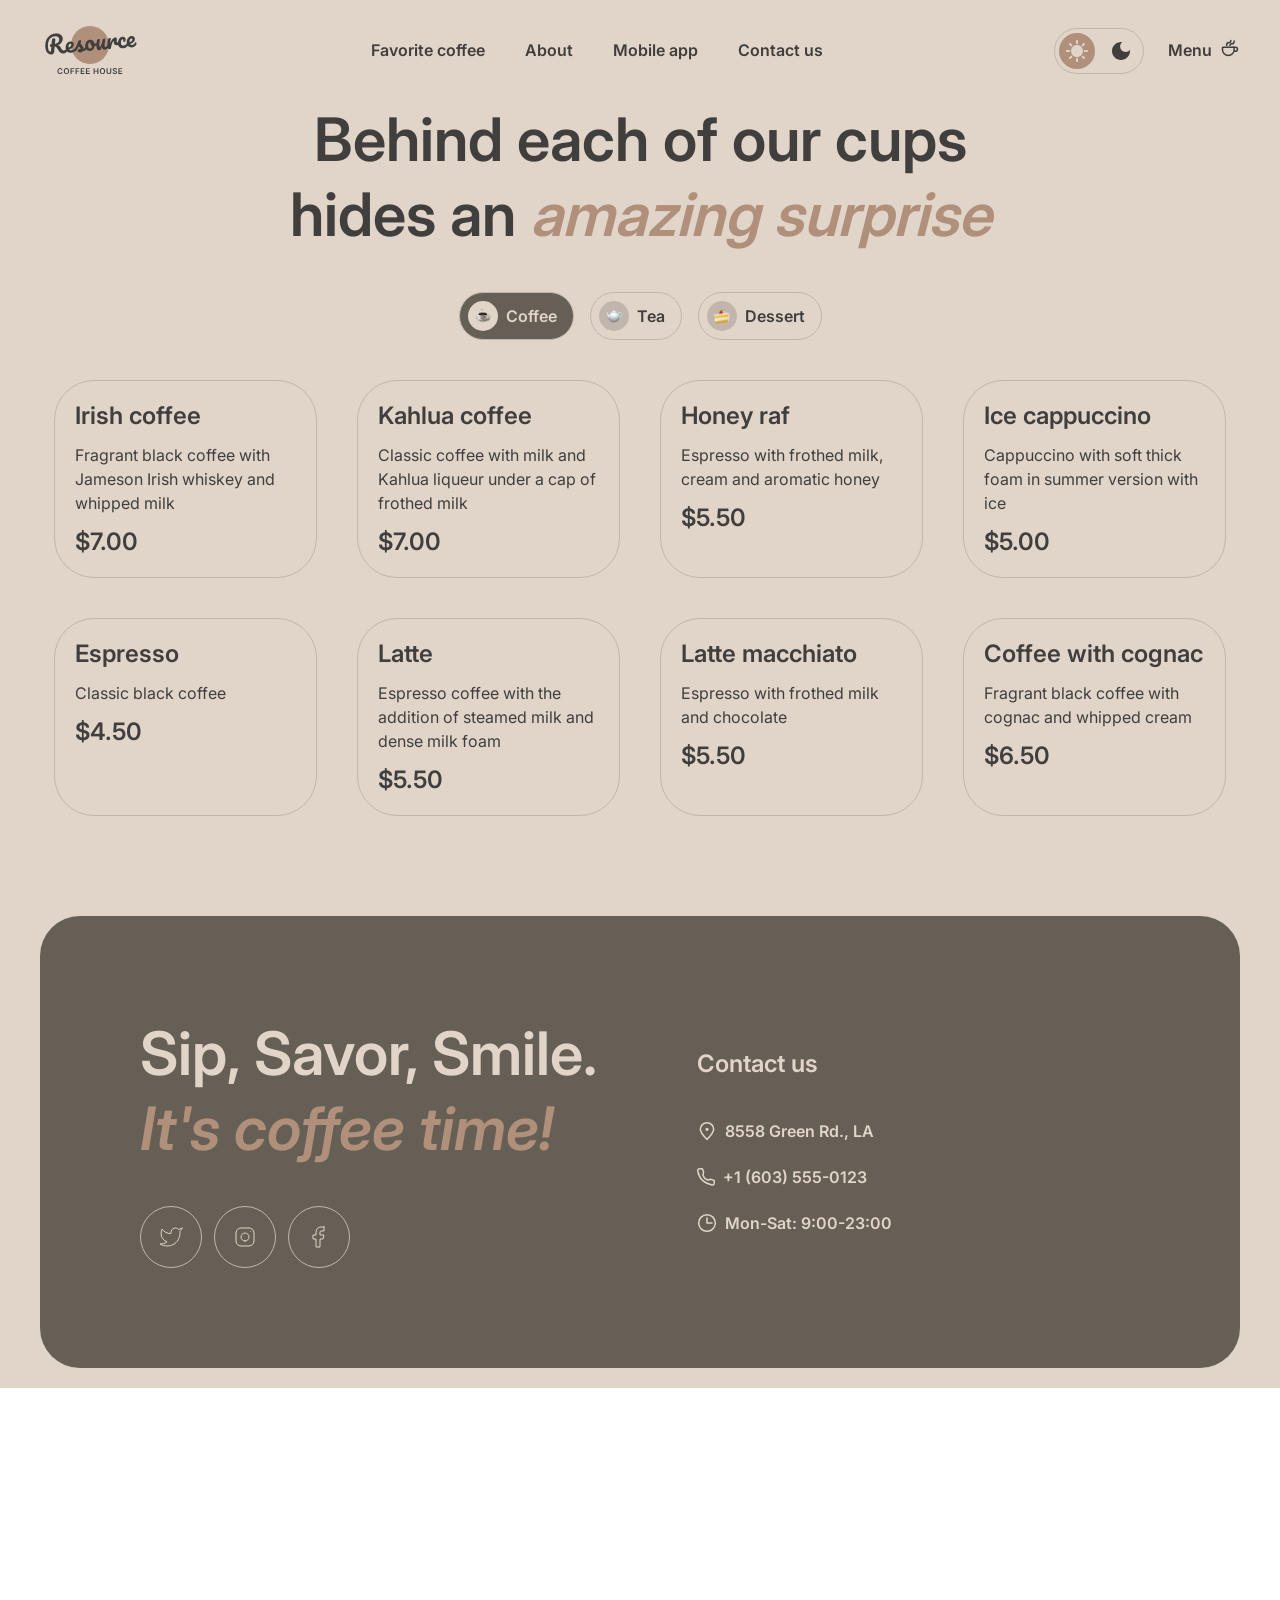
<file: catalog.html>
<!DOCTYPE html>
<html lang="en">

<head>
    <meta charset="UTF-8">
    <meta name="viewport" content="width=device-width, initial-scale=1.0">
    <link rel="shortcut icon" href="assets/icons/coffee-cup.svg" type="image/x-icon">
    <link rel="stylesheet" href="css/style.css">
    <title>Menu</title>
</head>

<body>
    <header class="header">
        <div class="wrapper header__wrapper">
            <a href="index.html">
                <img class="header__logo" src="assets/icons/logo.svg" alt="logo">
            </a>
            <nav class="header__navigation">
                <ul class="navigation">
                    <li class="navigation__item"><a href="index.html#favorite-coffee" class="header__link">Favorite
                            coffee</a>
                    </li>
                    <li class="navigation__item"><a href="index.html#about" class="header__link">About</a></li>
                    <li class="navigation__item"><a href="index.html#mobile-app" class="header__link">Mobile app</a>
                    </li>
                    <li class="navigation__item"><a href="#contact-us" class="header__link">Contact us</a></li>
                </ul>
            </nav>
            <div class="header__actions">
                <button class="theme-switch" type="button">
                    <span class="theme-switch__item theme-switch__item_active">
                        <img src="assets/icons/sun.svg" alt="Light theme" class="theme-switch__icon">
                    </span>
                    <span class="theme-switch__item">
                        <img src="assets/icons/moon.svg" alt="Dark theme"
                            class="theme-switch__icon theme-switch__icon_default">

                        <img src="assets/icons/moon-light.svg" alt=""
                            class="theme-switch__icon theme-switch__icon_hover">
                    </span>
                </button>
                <a href="catalog.html" class="header__link header__menu">Menu<img src="assets/icons/coffee-cup.svg"
                        alt="coffee-cup" class="header__icon"></a>
                <button class="hamburger" type="button">
                    <span class="hamburger__line"></span>
                </button>
            </div>

            <div class="burger-menu">
                <ul class="burger-menu__list">
                    <li class="burger-menu__item"><a href="index.html#favorite-coffee"
                            class="burger-menu__link">Favorite
                            coffee</a></li>
                    <li class="burger-menu__item"><a href="index.html#about" class="burger-menu__link">About</a></li>
                    <li class="burger-menu__item"><a href="index.html#mobile-app" class="burger-menu__link">Mobile
                            app</a>
                    </li>
                    <li class="burger-menu__item"><a href="#contact-us" class="burger-menu__link">Contact us</a>
                    </li>
                    <li class="burger-menu__item"><a href="catalog.html"
                            class="burger-menu__link burger-menu__menu">Menu<img src="assets/icons/coffee-cup.svg"
                                alt="coffee-cup" class="burger-menu__image"></a></li>
                </ul>
            </div>

        </div>
    </header>

    <main class="menu">
        <div class="wrapper menu__wrapper">

            <h1 class="menu__title">
                Behind each of our cups hides an <span class="menu__accent">amazing surprise</span>
            </h1>

            <div class="menu__tabs">
                <button class="menu__tab" type="button">
                    <span class="menu__tab-icon">
                        <img src="assets/images/coffee.png" alt="" class="menu__tab-img">
                    </span>
                    Coffee
                </button>

                <button class="menu__tab" type="button">
                    <span class="menu__tab-icon">
                        <img src="assets/images/tea.png" alt="" class="menu__tab-img">
                    </span>
                    Tea
                </button>

                <button class="menu__tab" type="button">
                    <span class="menu__tab-icon">
                        <img src="assets/images/dessert.png" alt="" class="menu__tab-img">
                    </span>
                    Dessert
                </button>
            </div>
            <div class="menu__grid">
                <!--
                <article class="card">
                    <img src="assets/images/coffee-1.jpg" alt="" class="card__image">

                    <div class="card__content">
                        <h2 class="card__title">Irish coffee</h2>
                        <p class="card__description">Fragrant black coffee with Jameson Irish whiskey and whipped milk
                        </p>
                        <p class="card__price">$7.00</p>
                    </div>
                </article>

                <article class="card">
                    <img src="assets/images/coffee-2.jpg" alt="" class="card__image">

                    <div class="card__content">
                        <h2 class="card__title">Irish coffee</h2>
                        <p class="card__description">Fragrant black coffee with Jameson Irish whiskey and whipped milk
                        </p>
                        <p class="card__price">$7.00</p>
                    </div>
                </article>

                <article class="card">
                    <img src="assets/images/coffee-3.jpg" alt="" class="card__image">

                    <div class="card__content">
                        <h2 class="card__title">Irish coffee</h2>
                        <p class="card__description">Fragrant black coffee with Jameson Irish whiskey and whipped milk
                        </p>
                        <p class="card__price">$7.00</p>
                    </div>
                </article>

                <article class="card">
                    <img src="assets/images/coffee-4.jpg" alt="" class="card__image">

                    <div class="card__content">
                        <h2 class="card__title">Irish coffee</h2>
                        <p class="card__description">Fragrant black coffee with Jameson Irish whiskey and whipped milk
                        </p>
                        <p class="card__price">$7.00</p>
                    </div>
                </article>

                <article class="card card_hidden">
                    <img src="assets/images/coffee-5.jpg" alt="" class="card__image">

                    <div class="card__content">
                        <h2 class="card__title">Irish coffee</h2>
                        <p class="card__description">Fragrant black coffee with Jameson Irish whiskey and whipped milk
                        </p>
                        <p class="card__price">$7.00</p>
                    </div>
                </article>

                <article class="card card_hidden">
                    <img src="assets/images/coffee-6.jpg" alt="" class="card__image">

                    <div class="card__content">
                        <h2 class="card__title">Irish coffee</h2>
                        <p class="card__description">Fragrant black coffee with Jameson Irish whiskey and whipped milk
                        </p>
                        <p class="card__price">$7.00</p>
                    </div>
                </article>

                <article class="card card_hidden">
                    <img src="assets/images/coffee-7.jpg" alt="" class="card__image">

                    <div class="card__content">
                        <h2 class="card__title">Irish coffee</h2>
                        <p class="card__description">Fragrant black coffee with Jameson Irish whiskey and whipped milk
                        </p>
                        <p class="card__price">$7.00</p>
                    </div>
                </article>

                <article class="card card_hidden">
                    <img src="assets/images/coffee-8.jpg" alt="" class="card__image">

                    <div class="card__content">
                        <h2 class="card__title">Irish coffee</h2>
                        <p class="card__description">Fragrant black coffee with Jameson Irish whiskey and whipped milk
                        </p>
                        <p class="card__price">$7.00</p>
                    </div>
                </article>
                !-->
            </div>

            <button class="menu__refresh" type="button">
                <img src="assets/icons/refresh.svg" alt="Load more" class="menu__refresh-img">
            </button>
        </div>
    </main>

    <footer id="contact-us" class="footer">
        <div class="wrapper footer__wrapper">
            <div class="footer__inner">
                <div class="footer__offer">
                    <h2 class="footer__title">Sip, Savor, Smile.<br>
                        <span class="footer__accent">It's coffee time!</span>
                    </h2>
                    <div class="footer__social">
                        <a href="https://x.com/?lang=ru" class="footer__social-button"><img
                                src="assets/icons/twitter.svg" alt="Twitter"></a>
                        <a href="https://www.instagram.com/?hl=ru" class="footer__social-button"><img
                                src="assets/icons/instagram.svg" alt="Instagram"></a>
                        <a href="https://www.facebook.com/?_rdr" class="footer__social-button"><img
                                src="assets/icons/facebook.svg" alt="Facebook"></a>
                    </div>
                </div>
                <address class="footer__contacts">
                    <strong class="footer__contacts-title">Contact us</strong>
                    <div class="footer__contact-info">
                        <a href="https://www.google.com/maps/search/?api=1&query=Green+Rd%2C+Los+Angeles%2C+CA"
                            target="_blank" rel="noopener noreferrer"
                            class="footer__contact-item footer__contact-link"><img src="assets/icons/pin-alt.svg"
                                alt="">8558 Green Rd., LA</a>
                        <a href="tel:+16035550123" class="footer__contact-item footer__contact-link"><img
                                src="assets/icons/path.svg" alt="">+1
                            (603)
                            555-0123</a>
                        <p class="footer__contact-item"><img src="assets/icons/clock.svg" alt="">Mon-Sat: 9:00-23:00</p>
                    </div>
                </address>
            </div>
        </div>
    </footer>
    <div class="modal modal_hidden">
        <div class="modal__content">
            <div class="modal__img">
                <img src="assets/images/coffee-1.jpg" alt="" class="modal__image">
            </div>
            <div class="modal__description">

                <div class="modal__main-info">
                    <p class="modal__title">
                        Irish coffee
                    </p>

                    <p class="modal__description-text">
                        Fragrant black coffee with Jameson Irish whiskey and whipped milk
                    </p>
                </div>

                <div class="modal__parameter">
                    <p class="modal__parameter-title">
                        Size
                    </p>
                    <div class="size-tabs">
                        <button class="size-tabs__tab" type="button">
                            <span class="size-tabs__item">
                                S
                            </span>
                            200 ml
                        </button>

                        <button class="size-tabs__tab" type="button">
                            <span class="size-tabs__item">
                                M
                            </span>
                            300 ml
                        </button>

                        <button class="size-tabs__tab" type="button">
                            <span class="size-tabs__item">
                                L
                            </span>
                            400 ml
                        </button>
                    </div>
                </div>

                <div class="modal__parameter">
                    <p class="modal__parameter-title">
                        Additives
                    </p>
                    <div class="additives">
                        <button class="additives__tab" type="button">
                            <span class="additives__tab-item">
                                1
                            </span>
                            Sugar
                        </button>

                        <button class="additives__tab" type="button">
                            <span class="additives__tab-item">
                                2
                            </span>
                            Cinnamon
                        </button>

                        <button class="additives__tab" type="button">
                            <span class="additives__tab-item">
                                3
                            </span>
                            Syrup
                        </button>
                    </div>
                </div>

                <div class="modal__total">
                    <span class="modal__total-label">
                        Total:
                    </span>
                    <span class="modal__total-price">
                        $7.00
                    </span>
                </div>

                <div class="modal__alert">
                    <img src="assets/icons/info-empty.png" alt="" class="modal__alert-img">
                    <p class="modal__alert-text">
                        The cost is not final. Download our mobile app to see the final price and place your
                        order. Earn loyalty points and enjoy your favorite coffee with up to 20% discount.
                    </p>
                </div>
                <button class="modal__close-button" type="button">
                    Close
                </button>
            </div>

        </div>
    </div>

    <script type="module" src="js/catalog.js"></script>
    <script src="js/burger.js"></script>
</body>

</html>
</file>
<file: css/style.css>
:root {
    /* background */
    --color-background-page: #E1D4C9;
    --color-background-container: #665F55;
    --background-overlay: rgba(64, 63, 61, 0.8);
    --color-dark-background: #292826;

    /* text */
    --color-text-primary: #403F3D;
    --color-text-accent: #B0907A;
    --color-text-inverse: #E1D4C9;

    /* border */
    --color-border-primary: #C1B6AD;

}

@font-face {
    font-family: 'Inter Variable';
    src: url('../assets/fonts/Inter-VariableFont_opsz,wght.ttf') format('truetype');
    font-weight: 100 900;
    font-style: normal;
    font-display: swap;
}

@font-face {
    font-family: 'Inter Variable Italic';
    src: url('../assets/fonts/Inter-Italic-VariableFont_opsz,wght.ttf') format('truetype');
    font-weight: 100 900;
    font-style: italic;
    font-display: swap;
}

* {
    padding: 0;
    margin: 0;
    box-sizing: border-box;
}

html {
    font-size: 62.5%;
    scroll-behavior: smooth;
}

body {
    font-family: 'Inter Variable', sans-serif;
}

.wrapper {
    max-width: 144rem;
    width: 100%;
    margin: 0 auto;
    padding: 0 4rem;
}

.header__logo {
    width: 10rem;
    height: 6rem;
}

.header__icon {
    width: 2rem;
    height: 2rem;
}

.header__wrapper {
    padding-top: 2rem;
    padding-bottom: 2rem;
    display: flex;
    justify-content: space-between;
    align-items: center;
}

.header {
    background-color: var(--color-background-page);
}

.navigation {
    display: flex;
    gap: 4rem;
}

.navigation__item {
    list-style: none;
}

.header__link {
    font-weight: 600;
    font-size: 1.6rem;
    line-height: 1.5;
    color: var(--color-text-primary);
    text-decoration: none;
    display: flex;
    gap: 0.8rem;
    transition: border-color 0.3s;
    border-bottom: 0.2rem solid transparent;
}

.header__link:hover {
    border-bottom: 0.2rem solid var(--color-text-primary);
}

.header__actions {
    display: flex;
    align-items: center;
    gap: 2.4rem;
}

.theme-switch {
    border: 0.1rem solid var(--color-border-primary);
    border-radius: 10rem;
    background-color: var(--color-background-page);
    display: flex;
    gap: 0.8rem;
    padding: 0.4rem;
    cursor: pointer;
}

.theme-switch__item {
    width: 3.6rem;
    height: 3.6rem;
    border-radius: 50%;

    display: flex;
    align-items: center;
    justify-content: center;
}

.theme-switch__item_active {
    background-color: var(--color-text-accent);
}

.theme-switch__icon_hover {
    display: none;
}

.theme-switch:hover .theme-switch__item:not(.theme-switch__item_active) .theme-switch__icon_default {
    display: none;
}

.theme-switch:hover .theme-switch__item:not(.theme-switch__item_active) {
    background-color: var(--color-background-container);
}

.theme-switch:hover .theme-switch__item:not(.theme-switch__item_active) .theme-switch__icon_hover {
    display: block;
}

.footer {
    background-color: var(--color-background-page);
}

.footer__wrapper {
    padding-bottom: 2rem;
}

.footer__inner {
    border-radius: 4rem;
    background-color: var(--color-background-container);
    padding: 10rem;

    display: flex;
    align-items: center;
    gap: 10rem;
}

.footer__title {
    font-family: inherit;
    font-size: 6rem;
    font-weight: 600;
    line-height: 1.25;
    color: var(--color-text-inverse);
}

.footer__accent {
    font-family: 'Inter Variable Italic', sans-serif;
    font-style: italic;
    font-variation-settings: "ital"1;
    color: var(--color-text-accent);
}

.footer__offer {
    display: flex;
    flex-direction: column;
    gap: 4rem;
}

.footer__social-button {
    display: flex;
    align-items: center;
    justify-content: center;
    border-radius: 50%;
    border: 0.1rem solid var(--color-border-primary);
    padding: 1.8rem;
    text-decoration: none;
    transition: background-color 0.3s;
}

.footer__social {
    display: flex;
    gap: 1.2rem;
}

.footer__contacts-title {
    font-size: 2.4rem;
    font-weight: 600;
    line-height: 1.25;
    font-style: normal;
    color: var(--color-text-inverse);
}

.footer__contacts {
    display: flex;
    flex-direction: column;
    gap: 4rem;
}

.footer__contact-info {
    display: flex;
    flex-direction: column;
    gap: 1.6rem;
}

.footer__contact-item {
    display: flex;
    align-items: center;
    gap: 0.8rem;

    font-style: normal;
    color: var(--color-text-inverse);
    font-weight: 600;
    font-size: 1.6rem;
    line-height: 1.5;
}

.footer__contact-link {
    align-self: flex-start;
    text-decoration: none;
    border-bottom: 0.2rem solid transparent;
    padding-bottom: 0.4rem;
    transition: border-color 0.3s;
}

.footer__contact-link:hover {
    border-bottom: 0.2rem solid var(--color-text-inverse);
}

.footer__social-button:hover {
    background-color: var(--color-background-page);
}

.footer__social-button img {
    transition: filter 0.3s;
}

.footer__social-button:hover img {
    filter: brightness(0) saturate(100%) invert(37%) sepia(8%) saturate(560%) hue-rotate(356deg) brightness(91%) contrast(88%);
}

.main {
    background-color: var(--color-background-page);
    padding-bottom: 10rem;

    display: flex;
    flex-direction: column;
    gap: 10rem;
}

.hero {
    background-image: url('../assets/images/img-hero.jpg');
    background-size: cover;
    background-position: center;
    background-repeat: no-repeat;
    border-radius: 4rem;
    padding: 10rem;

    display: flex;
    flex-direction: column;
    align-items: flex-start;
    gap: 4rem;
}

.hero__title {
    font-size: 7.2rem;
    font-weight: 600;
    line-height: 1.05;
    color: var(--color-text-inverse);
    max-width: 53rem;
}

.hero__accent {
    color: var(--color-text-accent);
    font-style: italic;
}

.hero__description {
    font-size: 1.6rem;
    font-weight: 400;
    line-height: 1.5;
    color: var(--color-text-inverse);
    max-width: 53rem;
}

.hero__button {
    width: 20rem;

    font-size: 1.6rem;
    font-weight: 600;
    line-height: 1.5;
    color: var(--color-text-primary);
    background-color: var(--color-text-inverse);
    padding: 2rem 0;
    border: none;
    border-radius: 10rem;
    cursor: pointer;
    text-decoration: none;

    display: flex;
    align-items: center;
    justify-content: center;
    gap: 0.8rem;
}

.hero__button::after {
    content: '';
    width: 2rem;
    height: 2rem;
    background-image: url('../assets/icons/coffee-cup.svg');
    background-size: contain;
    background-repeat: no-repeat;

    display: none;
}

.hero__button:hover::after {
    display: block;
}

.main__wrapper {
    display: flex;
    flex-direction: column;
    gap: 10rem;
}

.favorite-coffee {
    display: flex;
    flex-direction: column;
    gap: 4rem;
}

.favorite-coffee__title {
    font-size: 6rem;
    font-weight: 600;
    line-height: 1.25;
    color: var(--color-text-primary);
    text-align: center;
}

.favorite-coffee__accent {
    font-style: italic;
    color: var(--color-text-accent);
}

.slider {
    display: flex;
    justify-content: space-between;
    align-items: center;
}

.slider__button {
    width: 6rem;
    height: 6rem;
    border-radius: 50%;
    border: 0.1rem solid var(--color-background-container);
    background-color: var(--color-background-page);

    flex-shrink: 0;

    cursor: pointer;
    transition: background-color 0.3s;
}

.slide__title {
    font-size: 2.4rem;
    font-weight: 600;
    line-height: 1.25;
    color: var(--color-text-primary);
}

.slide__description {
    font-size: 1.6rem;
    font-weight: 400;
    line-height: 1.5;
    color: var(--color-text-primary);

    max-width: 46rem;
    text-align: center;
}

.slide__price {
    font-size: 2.4rem;
    font-weight: 600;
    line-height: 1.25;
    color: var(--color-text-primary);
}

.slider__content {
    display: flex;
    flex-direction: column;
    min-width: 0;
}

.slide__img {
    margin-bottom: 2rem;
}

.slide__info {
    display: flex;
    flex-direction: column;
    align-items: center;
    gap: 1.6rem;
    margin-bottom: 4rem;
}

.slide__control {
    width: 4rem;
    height: 0.4rem;
    background-color: var(--color-border-primary);
    border-radius: 0.2rem;
}

.slide__control_active {
    background-color: var(--color-background-container);
}

.slider__controls {
    display: flex;
    justify-content: center;
    gap: 1.2rem;
}

.slider__img {
    transition: filter 0.3s;
}

.slider__button:hover .slider__img {
    filter: brightness(0) saturate(100%) invert(86%) sepia(9%) saturate(300%) hue-rotate(350deg) brightness(91%) contrast(90%);
}

.slider__button:hover {
    background-color: var(--color-background-container);
}

.about {
    display: flex;
    flex-direction: column;
    gap: 4rem;
}

.about__description {
    font-size: 6rem;
    font-weight: 600;
    line-height: 1.25;
    color: var(--color-text-primary);
}

.about__accent {
    font-style: italic;
    color: var(--color-text-accent);
}

.about__images {
    display: flex;
    gap: 4rem;
}

.about__images-column {
    display: flex;
    flex-direction: column;
    gap: 4rem;
    flex: 1;
}

.about__img {
    width: 100%;
    object-fit: cover;
    border-radius: 2rem;
    transition: transform 0.3s ease;
}

/*
.about__img:hover {
    transform: scale(0.9);
}
    */

.about__img_large {
    aspect-ratio: 660 / 590;
}

.about__img_small {
    aspect-ratio: 660 / 430;
}

.mobile-app {
    display: flex;
    gap: 10rem;
}

.mobile-app__title {
    font-size: 6rem;
    font-weight: 600;
    line-height: 1.25;
    color: var(--color-text-primary);
}

.mobile-app__accent {
    font-style: italic;
    color: var(--color-text-accent);
}

.mobile-app__content {
    display: flex;
    flex-direction: column;
    gap: 4rem;
    justify-content: center;
}

.mobile-app__description {
    font-size: 1.6rem;
    font-weight: 400;
    line-height: 1.5;
    color: var(--color-text-primary);
}

.mobile-app__button {
    text-decoration: none;

    display: flex;
    gap: 0.8rem;
    align-items: center;

    padding-left: 2rem;
    padding-top: 1.2rem;
    padding-bottom: 1.2rem;
    border: 0.1rem solid var(--color-background-container);
    border-radius: 10rem;

    width: 20rem;
    color: var(--color-text-primary);
}

.mobile-app__buttons {
    display: flex;
    gap: 2rem;
}

.mobile-app__button-name {
    font-size: 1.6rem;
    font-weight: 600;
    line-height: 1.5;
    color: var(--color-text-primary);

    display: flex;
    flex-direction: column;
    gap: 0.2rem;
}

.mobile-app__button-label {
    font-size: 1rem;
    font-weight: 600;
    line-height: 1.4;
    color: var(--color-text-primary);
    transition: background-color 0.3s, color 0.3s;
}

.mobile-app__button:hover {
    background-color: var(--color-background-container);
    color: var(--color-text-inverse);
    border-color: var(--color-background-container);
}

.mobile-app__button img {
    transition: filter 0.3s;
}

.mobile-app__button:hover img {
    filter: brightness(0) saturate(100%) invert(86%) sepia(9%) saturate(300%) hue-rotate(350deg) brightness(91%) contrast(90%);
}

.mobile-app__button-name,
.mobile-app__button-label {
    color: inherit;
}

.mobile-app__img {
    max-width: 100%;
    height: auto;
    object-position: center;
    display: block;
}

.slide {
    display: flex;
    flex-direction: column;
    align-items: center;

    flex-shrink: 0;
    width: 100%;
}

.slider__content {
    display: flex;
    flex-direction: column;
}

.slider__viewport {
    overflow: hidden;
    width: 100%;
}

.slider__slide-strip {
    display: flex;
    transition: transform 0.5s;
}

.menu {
    background-color: var(--color-background-page);
    padding-bottom: 10rem;
}

.menu__title {
    font-size: 6rem;
    font-weight: 600;
    line-height: 1.25;
    color: var(--color-text-primary);

    max-width: 80rem;

    text-align: center;

}

.menu__accent {
    color: var(--color-text-accent);
    font-style: italic;
}

.menu__wrapper {
    display: flex;
    flex-direction: column;
    align-items: center;
    gap: 4rem;
}

.menu__tabs {
    display: flex;
    gap: 1.6rem;
}

.menu__tab {
    font-family: inherit;
    font-weight: 600;
    font-size: 1.6rem;
    line-height: 1.5;
    border-radius: 10rem;
    padding: 0.8rem 1.6rem 0.8rem 0.8rem;
    border: 0.1rem solid var(--color-border-primary);
    color: var(--color-text-primary);
    background-color: var(--color-background-page);
    cursor: pointer;
    transition: background-color 0.3s, color 0.3s;

    display: flex;
    align-items: center;
    gap: 0.8rem;
}

.menu__tab_active {
    background-color: var(--color-background-container);
    color: var(--color-text-inverse);
}

.menu__tab:hover {
    background-color: var(--color-background-container);
    color: var(--color-text-inverse);
}

.menu__tab-icon {
    display: flex;
    justify-content: center;
    align-items: center;
    border-radius: 50%;
    width: 3rem;
    height: 3rem;
    padding: 0 0.7rem;

    background-color: var(--color-border-primary);
    transition: background-color 0.3s;
}

.menu__tab:hover .menu__tab-icon {
    background-color: var(--color-text-inverse);
}

.menu__tab-icon_active {
    background-color: var(--color-text-inverse);
}

.menu__tab-img {
    max-width: 100%;
    max-height: 100%;
}

.card__title {
    font-weight: 600;
    font-size: 2.4rem;
    line-height: 1.25;
    color: var(--color-text-primary);
}

.card__description {
    font-weight: 400;
    font-size: 1.6rem;
    line-height: 1.5;
    color: var(--color-text-primary);
}

.card__price {
    font-weight: 600;
    font-size: 2.4rem;
    line-height: 1.25;
    color: var(--color-text-primary);
}

.card {
    display: flex;
    flex-direction: column;
    border: 0.1rem solid var(--color-border-primary);
    border-radius: 4rem;
    width: calc((100% - 12rem) / 4);
    transition: transform 0.3s ease;
}

/*
.card:hover {
    transform: scale(0.9);
}
    */

.card__image {
    border-radius: 4rem;
}

.card__content {
    padding: 2rem;

    display: flex;
    flex-direction: column;
    gap: 1.2rem;
}

.menu__grid {
    display: flex;
    flex-wrap: wrap;
    gap: 4rem;
    padding: 0 1.4rem;
    width: 100%;
}

.hamburger {
    display: none;
    position: relative;
    width: 4.4rem;
    height: 4.4rem;
    border: 0.1rem solid var(--color-background-container);
    background-color: var(--color-background-page);
    border-radius: 50%;

    cursor: pointer;
    flex-shrink: 0;

    &::after {
        content: '';
        display: inline-block;
        position: absolute;
        background-color: var(--color-background-container);
        width: 1.8rem;
        height: 0.1rem;
        top: 2.6rem;
        left: 1.3rem;

        color: var(--color-text-primary);

        transition: transform 0.3s;
    }

    transition: transform 0.3s;
}

.hamburger__line {
    display: inline-block;
    position: absolute;
    background-color: var(--color-background-container);
    width: 1.8rem;
    height: 0.1rem;
    top: 1.6rem;
    left: 1.3rem;
    color: var(--color-text-primary);

    transition: transform 0.3s;
}

.menu__refresh {
    width: 6rem;
    height: 6rem;
    border: 0.1rem solid var(--color-background-container);
    border-radius: 50%;
    background-color: var(--color-background-page);
    cursor: pointer;
    display: none;
    transition: background-color 0.3s;
}

.menu__refresh_hidden {
    display: hidden;
}

.menu__refresh-img {
    transition: filter 0.3s;
}

.menu__refresh:hover .menu__refresh-img {
    filter: brightness(0) saturate(100%) invert(86%) sepia(9%) saturate(300%) hue-rotate(350deg) brightness(91%) contrast(90%);
}

.menu__refresh:hover {
    background-color: var(--color-background-container);
}

.modal {
    position: fixed;
    inset: 0;

    display: flex;
    align-items: center;
    justify-content: center;

    background-color: var(--background-overlay);

    z-index: 100;
}

.modal_hidden {
    display: none;
}

.modal__content {
    padding: 1.6rem;
    background-color: var(--color-text-inverse);
    border-radius: 4rem;
    display: flex;
    gap: 2rem;

    max-width: 80rem;
}

.modal__image {
    max-width: 31rem;
    max-height: auto;
    border-radius: 4rem;
}

.modal__description {
    display: flex;
    flex-direction: column;
    gap: 2rem;
}

.modal__main-info {
    display: flex;
    flex-direction: column;
    gap: 1.2rem;
}

.modal__parameter {
    display: flex;
    flex-direction: column;
    gap: 0.8rem;
}

.modal__total {
    display: flex;
    justify-content: space-between;
}

.modal__alert {
    padding: 1.2rem 0;

    display: flex;
    gap: 0.8rem;
    align-items: flex-start;

    border-top: 1px solid var(--color-border-primary);

    font-weight: 600;
    font-size: 1rem;
    line-height: 1.4;
    color: var(--color-text-primary);
}

.modal__close-button {
    font-family: inherit;
    font-size: 1.6rem;
    font-weight: 600;
    line-height: 1.5;
    color: var(--color-text-primary);
    padding-top: 1rem;
    padding-bottom: 1rem;
    border: 0.1rem solid var(--color-background-container);
    border-radius: 10rem;
    background-color: var(--color-text-inverse);
    cursor: pointer;
}

.modal__close-button:hover {
    background-color: var(--color-background-container);
    color: var(--color-text-inverse);

}

.modal__title {
    font-weight: 600;
    font-size: 2.4rem;
    line-height: 1.25;
    color: var(--color-text-primary);
}

.modal__description-text {
    font-weight: 400;
    font-size: 1.6rem;
    line-height: 1.5;
    color: var(--color-text-primary);
}

.modal__parameter-title {
    font-weight: 400;
    font-size: 1.6rem;
    line-height: 1.5;
    color: var(--color-text-primary);
}

.size-tabs__tab {
    font-family: inherit;
    font-weight: 600;
    font-size: 1.6rem;
    line-height: 1.5;

    background-color: var(--color-text-inverse);
    border: 0.1rem solid var(--color-border-primary);
    color: var(--color-text-primary);
    border-radius: 10rem;

    padding: 0.8rem 1.6rem 0.8rem 0.8rem;

    display: flex;
    align-items: center;
    gap: 0.8rem;

    cursor: pointer;

    transition: background-color 0.3s, color 0.3s;
}

.size-tabs__tab_active {
    background-color: var(--color-background-container);
    color: var(--color-text-inverse);
}

.size-tabs {
    display: flex;
    gap: 0.8rem;
}

.size-tabs__item {
    display: flex;
    justify-content: center;
    align-items: center;
    border-radius: 50%;
    width: 3rem;
    height: 3rem;

    background-color: var(--color-border-primary);
    color: var(--color-text-primary);
    transition: background-color 0.3s;
}

.size-tabs__tab:hover {
    background-color: var(--color-background-container);
    color: var(--color-text-inverse);
}

.size-tabs__item_active {
    background-color: var(--color-text-inverse);
}

.size-tabs__tab:hover .size-tabs__item {
    background-color: var(--color-text-inverse);
}

.additives {
    display: flex;
    gap: 0.8rem;
}

.additives__tab {
    font-family: inherit;
    font-weight: 600;
    font-size: 1.6rem;
    line-height: 1.5;

    background-color: var(--color-text-inverse);
    border: 0.1rem solid var(--color-border-primary);
    color: var(--color-text-primary);
    border-radius: 10rem;

    padding: 0.8rem 1.6rem 0.8rem 0.8rem;

    display: flex;
    align-items: center;
    gap: 0.8rem;

    cursor: pointer;

    transition: background-color 0.3s, color 0.3s;
}

.additives__tab-item {
    display: flex;
    justify-content: center;
    align-items: center;
    border-radius: 50%;
    width: 3rem;
    height: 3rem;

    background-color: var(--color-border-primary);
    color: var(--color-text-primary);
    transition: background-color 0.3s;
}

.additives__tab:hover:not(.additives__tab_active) {
    /*  background-color: var(--color-background-container);
    color: var(--color-text-inverse);
    */
    border-color: var(--color-dark-background);
}

.additives__tab_active {
    background-color: var(--color-background-container);
    color: var(--color-text-inverse);
}

/*
.additives__tab:hover .additives__tab-item {
    background-color: var(--color-text-inverse);
}
*/

.additives__tab-item_active {
    background-color: var(--color-text-inverse);
}

.modal__total {
    font-weight: 600;
    font-size: 2.4rem;
    line-height: 1.25;
    color: var(--color-text-primary);
}

.burger-menu {
    display: none;
    background-color: var(--color-background-page);
}

.body_lock {
    overflow-y: hidden;
}

.header_open .hamburger__line {
    transform: rotate(45deg);
    top: 2.1rem;
}

.header_open .hamburger::after {
    transform: rotate(-45deg);
    top: 2.1rem;
}

.burger-menu__link {
    font-family: inherit;
    font-weight: 600;
    font-size: 3.2rem;
    line-height: 1.25;
    color: var(--color-text-primary);

    text-decoration: none;
    cursor: pointer;
}

.burger-menu__item {
    list-style: none;
}

.burger-menu__list {
    display: flex;
    flex-direction: column;
    gap: 6rem;

    padding-top: 6rem;
    align-items: center;
}

.burger-menu__menu {
    display: flex;
    align-items: center;
    gap: 1.6rem;

}

.burger-menu__image {
    width: 4rem;
    height: 4rem;
}




@media (max-width: 1240px) {
    .card {
        width: calc((100% - 8rem) / 3);
    }
}

@media (max-width: 1000px) {
    .footer__inner {
        flex-direction: column;
        align-items: flex-start;
    }

    .card {
        width: calc((100% - 4rem) / 2);
    }
}

@media (max-width: 900px) {
    .navigation {
        gap: 1.5rem;
    }
}

@media (max-width: 768px) {
    .menu__refresh.menu__refresh_hidden {
        display: none;
    }

    .hamburger {
        display: block;
    }

    .header__navigation {
        display: none;
    }

    .header__menu {
        display: none;
    }

    .mobile-app__img {
        max-width: 100%;
    }

    .hero {
        padding-left: 6rem;
    }

    .about__images {
        flex-direction: column;
    }

    .about__img_small {
        display: none;
    }

    .mobile-app {
        flex-direction: column;
    }

    .footer__inner {
        flex-direction: column;
        align-items: flex-start;
    }

    .menu__refresh {
        display: block;
    }

    .card_hidden {
        display: none;
    }

    .burger-menu {
        display: block;
        position: fixed;
        top: 8rem;
        right: -100%;
        width: 100%;
        height: calc(100vh - 8rem);

        opacity: 0;
        visibility: hidden;

        transition: right 0.3s, opacity 0.3s, visibility 0s 0.3s;
    }

    .header_open .burger-menu {
        opacity: 1;
        visibility: visible;
        right: 0;
        transition: right 0.3s, opacity 0.3s;
    }
}

@media (max-width: 505px) {
    .wrapper {
        padding-left: 1.6rem;
        padding-right: 1.6rem;
    }

    .hero__title {
        font-size: 4.2rem;
        line-height: 1.15;
    }

    .hero {
        padding: 6rem 1.6rem;
    }

    .favorite-coffee__title {
        font-size: 3.2rem;
    }

    .slider__button {
        display: none;
    }

    .about__description {
        font-size: 3.2rem;
    }

    .mobile-app__title {
        font-size: 3.2rem;
    }

    .mobile-app__buttons {
        flex-direction: column;
    }

    .footer__title {
        font-size: 3.2rem;
    }

    .footer__inner {
        padding: 6rem 1.6rem;
        gap: 4rem;
    }
}

@media (max-width: 480px) {
    .card {
        width: 100%;
    }
}

@media (max-width: 380px) {
    .wrapper {
        padding-left: 1.6rem;
        padding-right: 1.6rem;
    }

    .hero__title {
        font-size: 4.2rem;
        line-height: 1.15;
    }

    .hero {
        padding: 6rem 1.6rem;
    }

    .favorite-coffee__title {
        font-size: 3.2rem;
    }

    .slider__button {
        display: none;
    }

    .about__description {
        font-size: 3.2rem;
    }

    .about__img_large {
        aspect-ratio: auto;
        height: 59rem;
        object-fit: cover;
    }


    .mobile-app__title {
        font-size: 3.2rem;
    }

    .mobile-app__buttons {
        flex-direction: column;
    }

    .footer__title {
        font-size: 3.2rem;
    }

    .footer__inner {
        padding: 6rem 1.6rem;
        gap: 4rem;
    }

    .header__actions {
        gap: 1.2rem;
    }

    .menu__title {
        font-size: 3.2rem;
    }

    .menu__tabs {
        gap: 0.8rem;
    }

    .menu__tab {
        flex: 1;
    }

    .menu__grid {
        padding: 0 1.9rem;
    }
}

@media (hover: hover) and (pointer: fine) {
    .about__img:hover {
        transform: scale(0.9);
    }

    .card:hover {
        transform: scale(0.9);
    }
}
</file>
